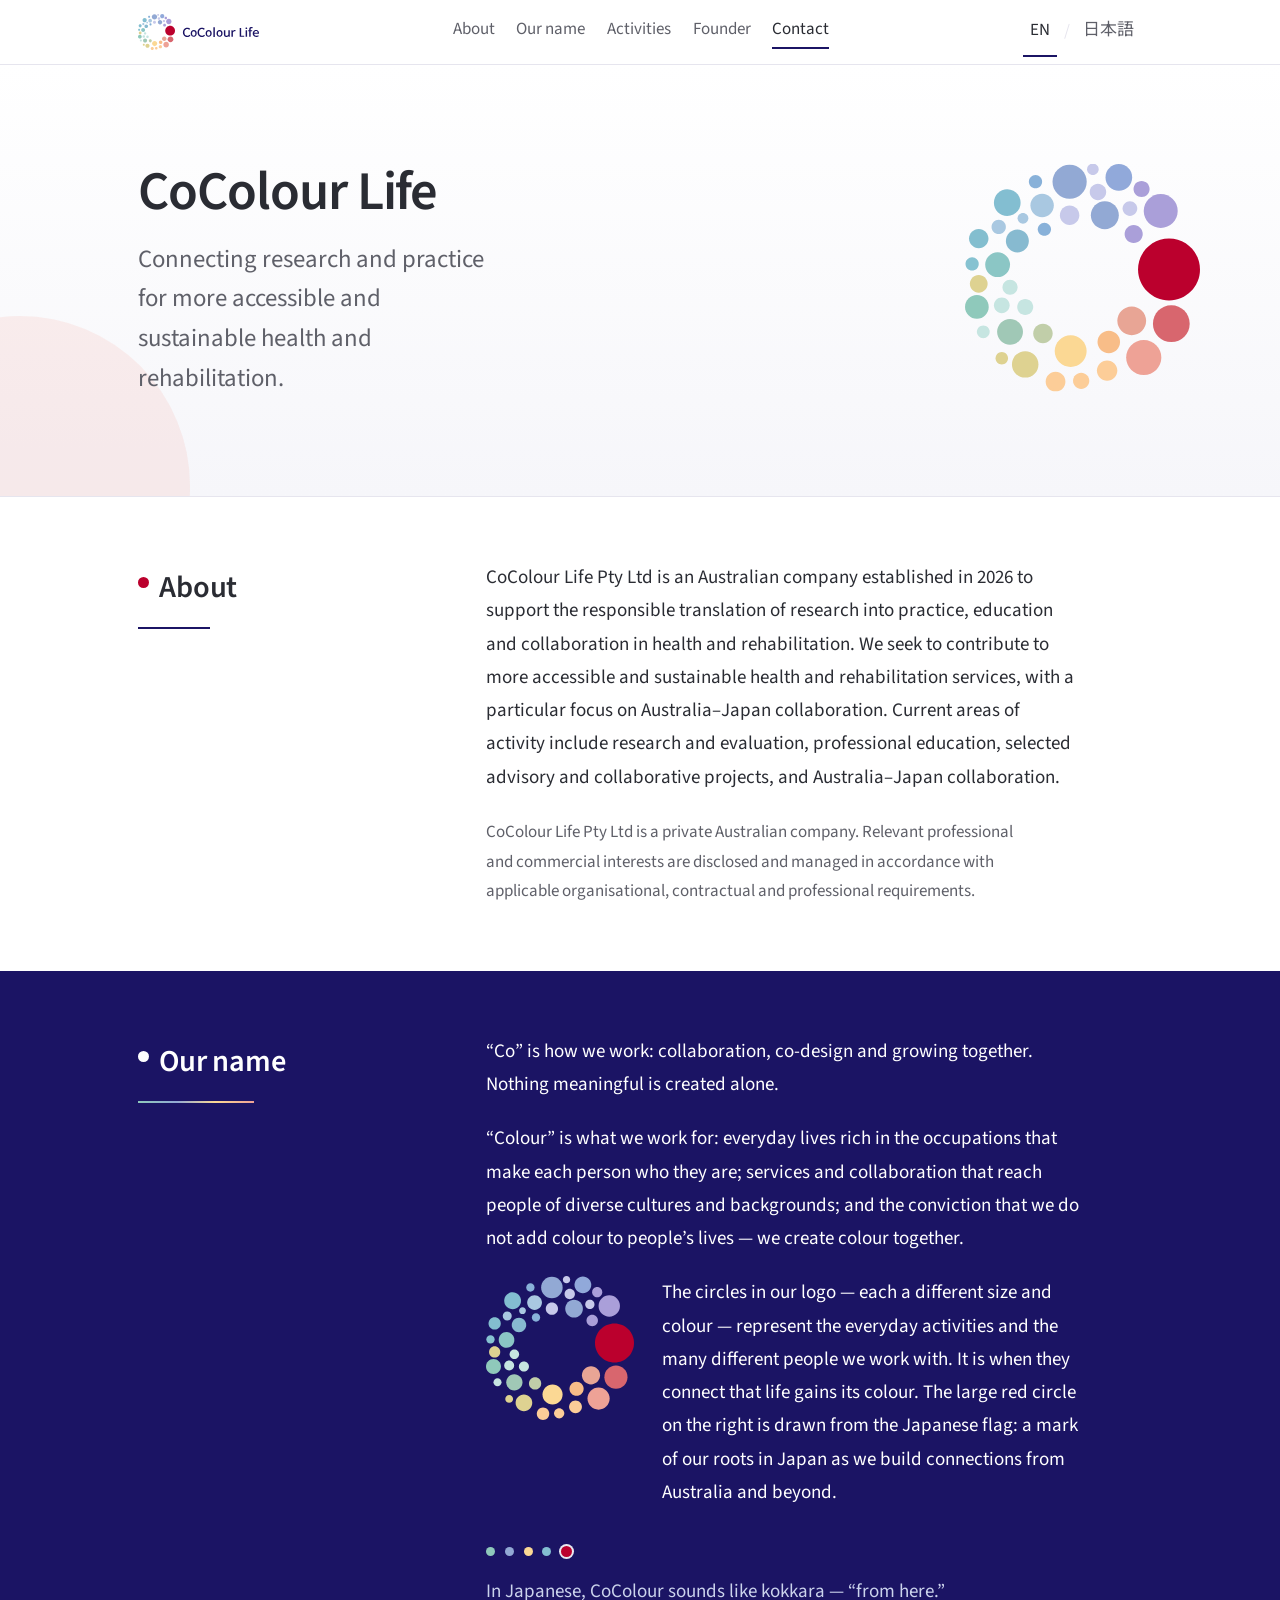
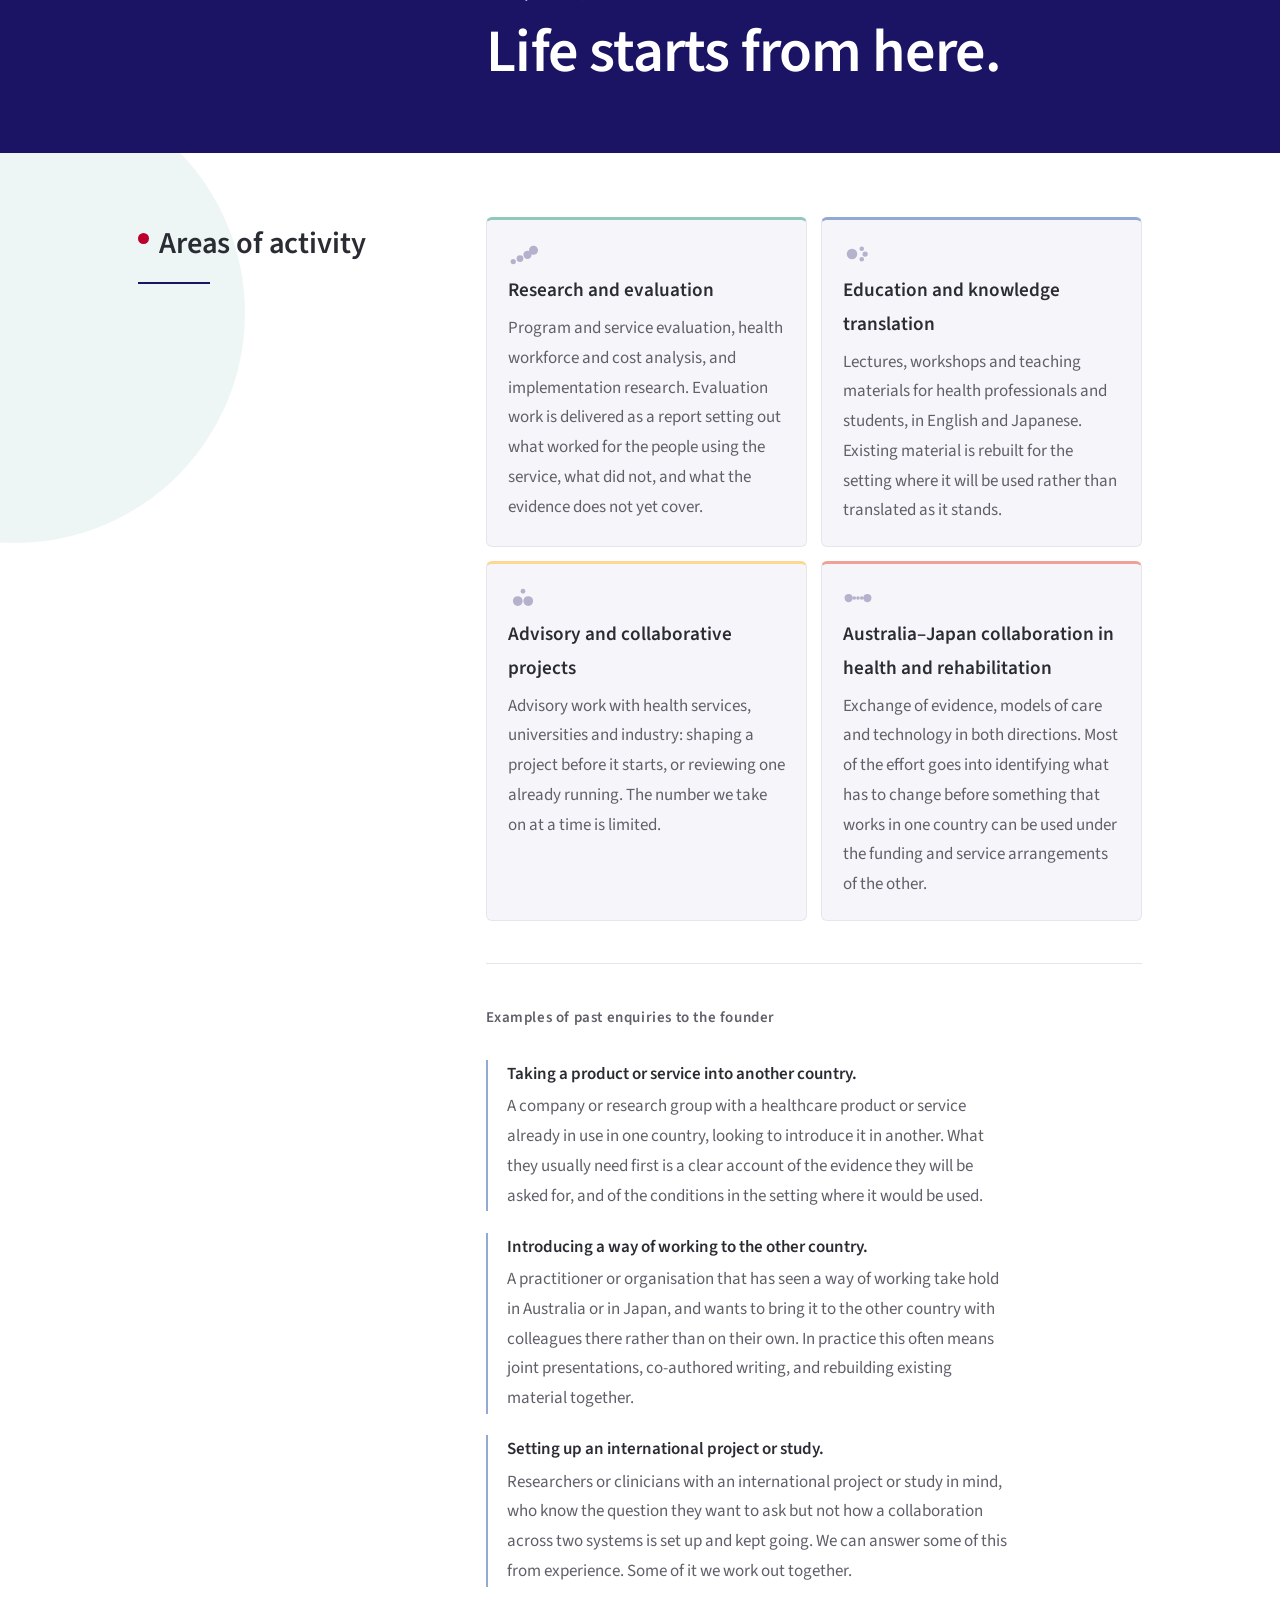
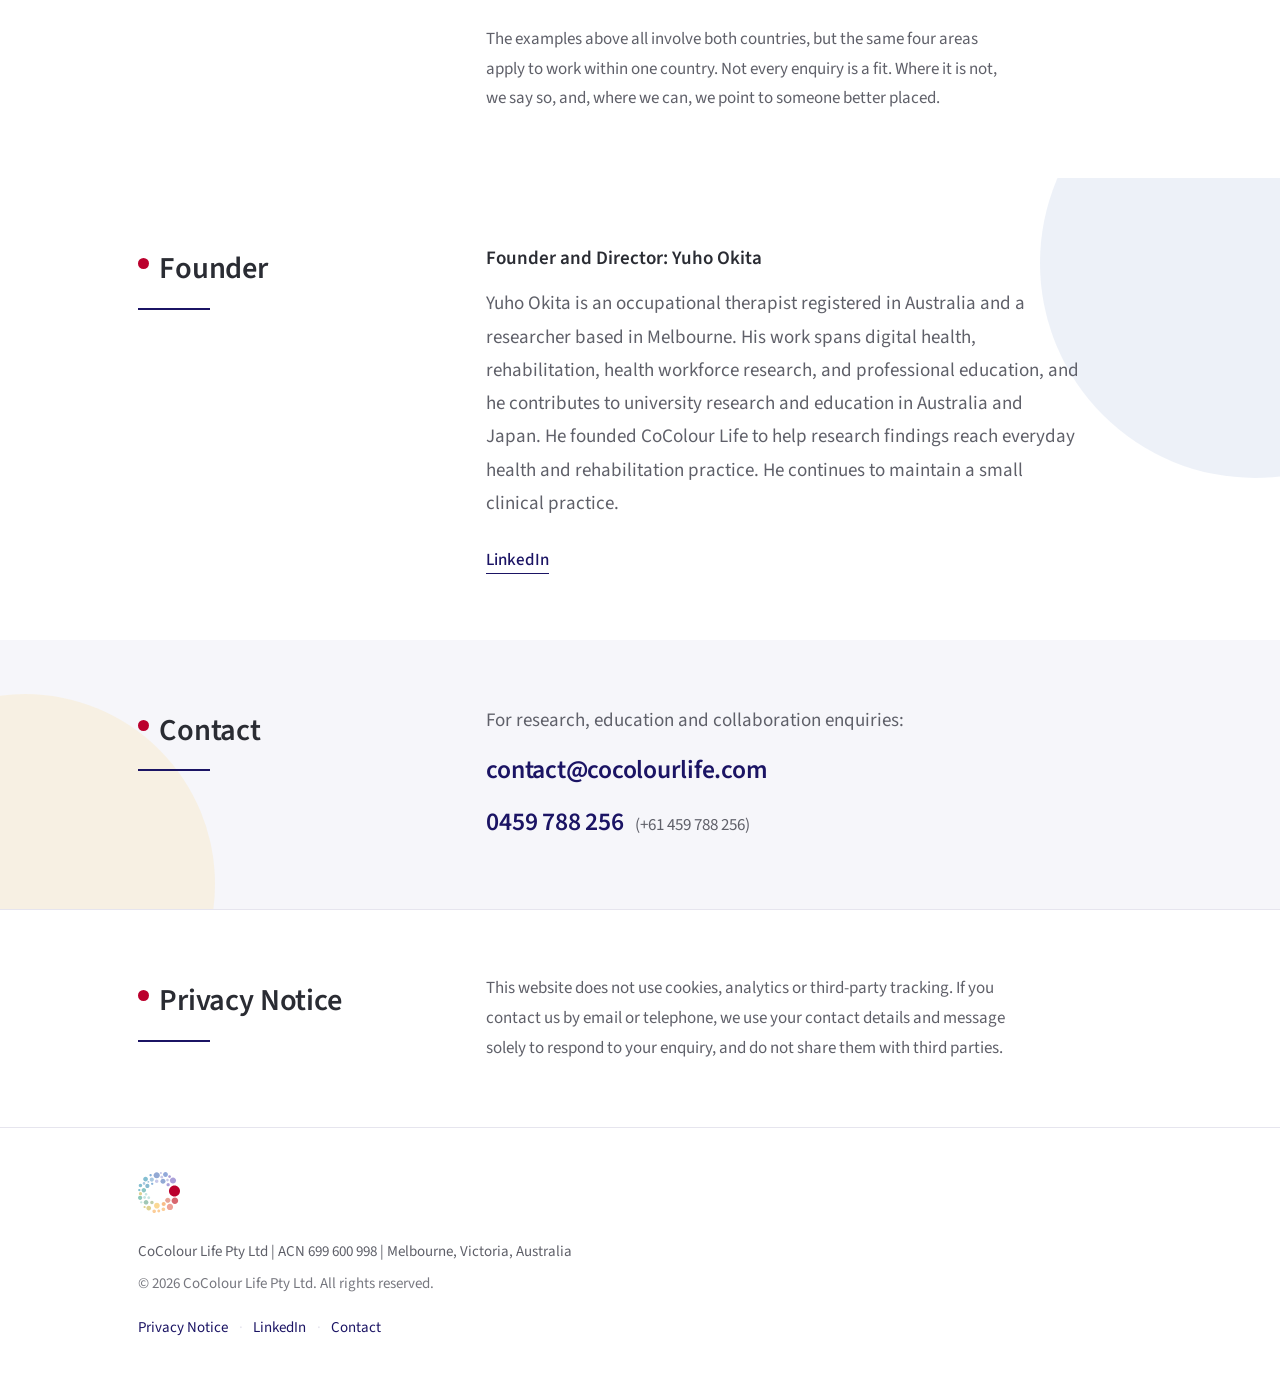
<file: index.html>
<!DOCTYPE html>
<html lang="en">
<head>
  <meta charset="UTF-8" />
  <meta name="viewport" content="width=device-width, initial-scale=1.0" />

  <!-- TODO: 公開時に削除（プレースホルダが実値に置き換わり、公開前チェックリスト完了後） -->
  <meta name="robots" content="noindex, nofollow" />

  <title>CoColour Life — Connecting research and practice for more accessible and sustainable health and rehabilitation</title>
  <meta name="description" content="CoColour Life Pty Ltd is an Australian company connecting research and practice for more accessible and sustainable health and rehabilitation." />

  <!-- Open Graph (text only, no image) -->
  <meta property="og:type" content="website" />
  <meta property="og:site_name" content="CoColour Life" />
  <meta property="og:title" content="CoColour Life" />
  <meta property="og:description" content="Connecting research and practice for more accessible and sustainable health and rehabilitation." />

  <link rel="preconnect" href="https://fonts.googleapis.com" />
  <link rel="preconnect" href="https://fonts.gstatic.com" crossorigin />
  <!-- Carlito was only ever loaded for the old logo wordmark; the logo now
       carries its own outlines, so it is no longer fetched. -->
  <link href="https://fonts.googleapis.com/css2?family=Source+Sans+3:wght@400;500;600;700&family=Noto+Sans+JP:wght@400;500;700&display=swap" rel="stylesheet" />
  <link rel="stylesheet" href="style.css" />
  <!-- rev 4 favicon: the designer's simplified small-size mark, all sizes in
       one .ico. The full 41-dot mark stays on apple-touch-icon (brand book p.12). -->
  <link rel="icon" href="assets/favicon.ico" sizes="any" />
  <link rel="apple-touch-icon" href="assets/apple-touch-icon.png" />
</head>
<body id="top">

  <a class="skip-link" href="#about" data-en="Skip to content" data-ja="本文へスキップ">Skip to content</a>

  <header class="site-header">
    <div class="wrap header-inner">
      <a href="#top" class="wordmark" aria-label="CoColour Life — home">
        <!-- Official CoColour Life logo (assets/logo.svg): the master artwork's
             39-circle mark plus the wordmark as traced outlines, so it renders
             identically without depending on a webfont. Never recolour or redraw. -->
        <img class="wordmark-logo" src="assets/logo.svg" alt="" width="647" height="192" />
      </a>
      <nav class="site-nav" aria-label="Page sections">
        <a href="#about" data-en="About" data-ja="会社概要">About</a>
        <a href="#name" data-en="Our name" data-ja="想い">Our name</a>
        <a href="#activities" data-en="Activities" data-ja="活動領域">Activities</a>
        <a href="#founder" data-en="Founder" data-ja="創業者">Founder</a>
        <a href="#contact" data-en="Contact" data-ja="お問い合わせ">Contact</a>
      </nav>
      <div class="lang-toggle" role="group" aria-label="Language / 言語">
        <button type="button" class="lang-btn is-active" data-lang="en" aria-pressed="true">EN</button>
        <span class="lang-sep" aria-hidden="true">/</span>
        <button type="button" class="lang-btn" data-lang="ja" aria-pressed="false">日本語</button>
      </div>
    </div>
  </header>

  <main>

    <!-- ===== HERO ===== -->
    <section class="hero">
      <span class="hero-mark" aria-hidden="true">
        <!-- Official CoColour Life logo mark (assets/logo-mark.svg), verbatim -->
        <img src="assets/logo-mark.svg" alt="" width="198" height="192" />
      </span>
      <div class="wrap hero-inner">
        <h1 class="hero-name">CoColour Life</h1>
        <p class="hero-tagline"
           data-en="Connecting research and practice for more accessible and sustainable health and rehabilitation."
           data-ja="研究と実践をつなぎ、よりアクセスしやすく、持続可能な保健医療・リハビリテーションへ。">Connecting research and practice for more accessible and sustainable health and rehabilitation.</p>
      </div>
    </section>

    <!-- ===== ABOUT ===== -->
    <section class="section" id="about">
      <div class="wrap">
        <h2 class="section-title" data-en="About" data-ja="会社概要">About</h2>
        <p class="lead"
           data-en="CoColour Life Pty Ltd is an Australian company established in 2026 to support the responsible translation of research into practice, education and collaboration in health and rehabilitation. We seek to contribute to more accessible and sustainable health and rehabilitation services, with a particular focus on Australia–Japan collaboration. Current areas of activity include research and evaluation, professional education, selected advisory and collaborative projects, and Australia–Japan collaboration."
           data-ja="CoColour Life Pty Ltdは、保健医療・リハビリテーション領域において、研究成果を実践・教育・協働へ責任ある形でつなぐことを目的に、2026年にオーストラリアで設立されました。特に日豪間の連携に重点を置き、よりアクセスしやすく持続可能な保健医療・リハビリテーションサービスに貢献することを目指しています。現在の主な活動領域は、研究・評価、専門職教育、選定したアドバイザリー・協働プロジェクト、および日豪連携です。">CoColour Life Pty Ltd is an Australian company established in 2026 to support the responsible translation of research into practice, education and collaboration in health and rehabilitation. We seek to contribute to more accessible and sustainable health and rehabilitation services, with a particular focus on Australia–Japan collaboration. Current areas of activity include research and evaluation, professional education, selected advisory and collaborative projects, and Australia–Japan collaboration.</p>
        <p class="coi"
           data-en="CoColour Life Pty Ltd is a private Australian company. Relevant professional and commercial interests are disclosed and managed in accordance with applicable organisational, contractual and professional requirements."
           data-ja="CoColour Life Pty Ltdはオーストラリアの民間企業です。関連する専門職上・商業上の利益は、関係する機関・契約・専門職上の要件に従って開示し、適切に管理しています。">CoColour Life Pty Ltd is a private Australian company. Relevant professional and commercial interests are disclosed and managed in accordance with applicable organisational, contractual and professional requirements.</p>
      </div>
    </section>

    <!-- ===== OUR NAME ===== -->
    <section class="section section--deep" id="name">
      <div class="wrap">
        <h2 class="section-title" data-en="Our name" data-ja="名前に込めた想い">Our name</h2>
        <p class="lead"
           data-en="“Co” is how we work: collaboration, co-design and growing together. Nothing meaningful is created alone."
           data-ja="「Co」は、私たちの働き方です。コラボレーション、共同デザイン、そして共に成長すること。意味のあるものは、ひとりでは創れません。">“Co” is how we work: collaboration, co-design and growing together. Nothing meaningful is created alone.</p>
        <p class="lead"
           data-en="“Colour” is what we work for: everyday lives rich in the occupations that make each person who they are; services and collaboration that reach people of diverse cultures and backgrounds; and the conviction that we do not add colour to people’s lives — we create colour together."
           data-ja="「Colour」は、私たちが目指すものです。一人ひとりが、その人らしい日常の彩りに参加できること。多様な文化や背景を持つ人々に、サービスと協働が届くこと。そして——私たちは人の人生に色を添えるのではなく、共に色を創ります。">“Colour” is what we work for: everyday lives rich in the occupations that make each person who they are; services and collaboration that reach people of diverse cultures and backgrounds; and the conviction that we do not add colour to people’s lives — we create colour together.</p>
        <!-- the logo paragraph sits between "Colour" and the coda: the copy
             hands off from "we create colour together" to the mark that draws
             it, and the red circle's Japanese root leads into “kokkara”. -->
        <div class="name-logo">
          <img class="name-logo-mark" src="assets/logo-mark.svg" alt="" width="198" height="192" />
          <p class="lead"
             data-en="The circles in our logo — each a different size and colour — represent the everyday activities and the many different people we work with. It is when they connect that life gains its colour. The large red circle on the right is drawn from the Japanese flag: a mark of our roots in Japan as we build connections from Australia and beyond."
             data-ja="ロゴを構成する大きさも色も異なる円は、一人ひとりの日常の活動と、多様な人々を表しています。円と円が繋がるとき、人生に彩りが生まれる——私たちはそう考えています。右側の大きな赤い円は日の丸に由来し、日本にルーツを持ちながら、オーストラリアから世界へ繋がっていく私たちの姿勢を表しています。">The circles in our logo — each a different size and colour — represent the everyday activities and the many different people we work with. It is when they connect that life gains its colour. The large red circle on the right is drawn from the Japanese flag: a mark of our roots in Japan as we build connections from Australia and beyond.</p>
        </div>
        <div class="dot-divider" aria-hidden="true">
          <span></span><span></span><span></span><span></span><span></span>
        </div>
        <p class="name-coda-intro"
           data-en="In Japanese, CoColour sounds like kokkara — “from here.”"
           data-ja="そして日本語では、CoColourは「こっから」と聞こえます。">In Japanese, CoColour sounds like kokkara — “from here.”</p>
        <p class="name-coda"
           data-en="Life starts from here."
           data-ja="こっからライフ — 人生は、ここから。">Life starts from here.</p>
      </div>
    </section>

    <!-- ===== AREAS OF ACTIVITY ===== -->
    <section class="section section--tint" id="activities">
      <div class="wrap">
        <h2 class="section-title" data-en="Areas of activity" data-ja="活動領域">Areas of activity</h2>
        <ul class="areas">
          <li>
            <span class="area-title" data-en="Research and evaluation" data-ja="研究・評価">Research and evaluation</span>
            <span class="area-desc" data-en="Program and service evaluation, health workforce and cost analysis, and implementation research. Evaluation work is delivered as a report setting out what worked for the people using the service, what did not, and what the evidence does not yet cover." data-ja="プログラム・サービスの評価、保健医療人材と費用の分析、実装研究。評価の成果物は、サービスを使う人にとって何が機能し、何が機能しなかったか、そしてエビデンスがまだ及んでいない範囲を書いた報告書です。">Program and service evaluation, health workforce and cost analysis, and implementation research. Evaluation work is delivered as a report setting out what worked for the people using the service, what did not, and what the evidence does not yet cover.</span>
          </li>
          <li>
            <span class="area-title" data-en="Education and knowledge translation" data-ja="教育・知識の実装と普及">Education and knowledge translation</span>
            <span class="area-desc" data-en="Lectures, workshops and teaching materials for health professionals and students, in English and Japanese. Existing material is rebuilt for the setting where it will be used rather than translated as it stands." data-ja="保健医療専門職と学生を対象とした講義・研修・教材の作成。英語と日本語の両方で行います。既存の教材は、そのまま訳すのではなく、使われる現場に合わせて作り直します。">Lectures, workshops and teaching materials for health professionals and students, in English and Japanese. Existing material is rebuilt for the setting where it will be used rather than translated as it stands.</span>
          </li>
          <li>
            <span class="area-title" data-en="Advisory and collaborative projects" data-ja="アドバイザリー・協働プロジェクト">Advisory and collaborative projects</span>
            <span class="area-desc" data-en="Advisory work with health services, universities and industry: shaping a project before it starts, or reviewing one already running. The number we take on at a time is limited." data-ja="保健医療サービス・大学・企業への助言。企画が始まる前の設計や、進行中の案件の点検を行います。同時にお受けする件数は限られます。">Advisory work with health services, universities and industry: shaping a project before it starts, or reviewing one already running. The number we take on at a time is limited.</span>
          </li>
          <li>
            <span class="area-title" data-en="Australia–Japan collaboration in health and rehabilitation" data-ja="保健医療・リハビリテーション領域における日豪連携">Australia–Japan collaboration in health and rehabilitation</span>
            <span class="area-desc" data-en="Exchange of evidence, models of care and technology in both directions. Most of the effort goes into identifying what has to change before something that works in one country can be used under the funding and service arrangements of the other." data-ja="エビデンス・ケアモデル・テクノロジーの双方向の交流。労力の大半は、一方の国で機能しているものが、もう一方の国の資金とサービス提供の仕組みの下でも使えるようになるには何を変える必要があるかを見極めることに費やされます。">Exchange of evidence, models of care and technology in both directions. Most of the effort goes into identifying what has to change before something that works in one country can be used under the funding and service arrangements of the other.</span>
          </li>
        </ul>
        <!-- Wrapped so the print stylesheet can keep the whole block on one
             page: the closing line qualifies the three examples, and a page
             carrying the examples without it would read as an open offer. -->
        <div class="enquiries-block">
        <!-- Each enquiry needs several of the four areas above (all three sit on
             the Australia-Japan axis and draw on evaluation, education or
             advisory work), so none of them belongs under a single card.
             They are deliberately not cards: equal weight would read as a
             fifth area. -->
        <h3 class="enquiries-title" data-en="Examples of past enquiries to the founder" data-ja="創業者がこれまでに受けたご相談の例">Examples of past enquiries to the founder</h3>
        <ul class="enquiries">
          <li class="enquiry"><span class="enquiry-lead" data-en="Taking a product or service into another country." data-ja="製品やサービスの、別の国への展開">Taking a product or service into another country.</span><span class="enquiry-detail" data-en="A company or research group with a healthcare product or service already in use in one country, looking to introduce it in another. What they usually need first is a clear account of the evidence they will be asked for, and of the conditions in the setting where it would be used." data-ja="ある国ですでに使われている保健医療の製品やサービスを、別の国で展開したい企業・研究グループから。最初に必要になるのはたいてい、導入先で求められるエビデンスと、実際に使われる現場の条件を把握することです。">A company or research group with a healthcare product or service already in use in one country, looking to introduce it in another. What they usually need first is a clear account of the evidence they will be asked for, and of the conditions in the setting where it would be used.</span></li>
          <li class="enquiry"><span class="enquiry-lead" data-en="Introducing a way of working to the other country." data-ja="取り組みの、もう一方の国への紹介">Introducing a way of working to the other country.</span><span class="enquiry-detail" data-en="A practitioner or organisation that has seen a way of working take hold in Australia or in Japan, and wants to bring it to the other country with colleagues there rather than on their own. In practice this often means joint presentations, co-authored writing, and rebuilding existing material together." data-ja="オーストラリア（あるいは日本）の現場で定着している取り組みを、もう一方の国に紹介したい実践者・団体から。ひとりで進めるのではなく、現地の人たちと一緒に進めたいというご相談です。実際の作業は、共同での発表や執筆、既存の教材を一緒に作り直すことが多くなります。">A practitioner or organisation that has seen a way of working take hold in Australia or in Japan, and wants to bring it to the other country with colleagues there rather than on their own. In practice this often means joint presentations, co-authored writing, and rebuilding existing material together.</span></li>
          <li class="enquiry"><span class="enquiry-lead" data-en="Setting up an international project or study." data-ja="国際的なプロジェクト・研究の立ち上げ">Setting up an international project or study.</span><span class="enquiry-detail" data-en="Researchers or clinicians with an international project or study in mind, who know the question they want to ask but not how a collaboration across two systems is set up and kept going. We can answer some of this from experience. Some of it we work out together." data-ja="国際的なプロジェクトや研究を考えている研究者・臨床家から。問いは決まっているが、二つの制度をまたぐ協働をどう立ち上げ、どう続けるかが分からない、というご相談です。経験から答えられる部分もあれば、一緒に考えながら進める部分もあります。">Researchers or clinicians with an international project or study in mind, who know the question they want to ask but not how a collaboration across two systems is set up and kept going. We can answer some of this from experience. Some of it we work out together.</span></li>
        </ul>
        <p class="enquiries-note" data-en="The examples above all involve both countries, but the same four areas apply to work within one country. Not every enquiry is a fit. Where it is not, we say so, and, where we can, we point to someone better placed." data-ja="上の例はいずれも二国にまたがるものですが、同じ4領域は一方の国だけで完結する仕事にも当てはまります。すべてのご相談をお受けできるわけではありません。適さない場合はその旨をお伝えし、可能であればより適した先をお示しします。">The examples above all involve both countries, but the same four areas apply to work within one country. Not every enquiry is a fit. Where it is not, we say so, and, where we can, we point to someone better placed.</p>
        </div>
      </div>
    </section>

    <!-- ===== FOUNDER ===== -->
    <section class="section" id="founder">
      <div class="wrap">
        <h2 class="section-title" data-en="Founder" data-ja="創業者">Founder</h2>
        <p class="founder-name"
           data-en="Founder and Director: Yuho Okita"
           data-ja="創業者・取締役：沖田 勇帆">Founder and Director: Yuho Okita</p>
        <p class="founder-bio"
           data-en="Yuho Okita is an occupational therapist registered in Australia and a researcher based in Melbourne. His work spans digital health, rehabilitation, health workforce research, and professional education, and he contributes to university research and education in Australia and Japan. He founded CoColour Life to help research findings reach everyday health and rehabilitation practice. He continues to maintain a small clinical practice."
           data-ja="メルボルンを拠点とする、オーストラリア登録の作業療法士・研究者。デジタルヘルス、リハビリテーション、保健医療人材研究、専門職教育を中心に活動し、オーストラリアと日本の大学で研究・教育に携わる。研究成果を日々の保健医療・リハビリテーションの実践に届けることを目的に、CoColour Lifeを設立。現在も、小規模な臨床実践を続けている。">Yuho Okita is an occupational therapist registered in Australia and a researcher based in Melbourne. His work spans digital health, rehabilitation, health workforce research, and professional education, and he contributes to university research and education in Australia and Japan. He founded CoColour Life to help research findings reach everyday health and rehabilitation practice. He continues to maintain a small clinical practice.</p>
        <p class="founder-link">
          <a href="https://www.linkedin.com/in/yuho-okita-569b8413b/" target="_blank" rel="noopener">LinkedIn</a>
        </p>
      </div>
    </section>

    <!-- ===== CONTACT ===== -->
    <section class="section section--tint" id="contact">
      <div class="wrap">
        <h2 class="section-title" data-en="Contact" data-ja="お問い合わせ">Contact</h2>
        <p class="contact-lead"
           data-en="For research, education and collaboration enquiries:"
           data-ja="研究・教育・協働に関するお問い合わせ:">For research, education and collaboration enquiries:</p>
        <p class="contact-email">
          <a href="mailto:contact@cocolourlife.com">contact@cocolourlife.com</a>
        </p>
        <p class="contact-phone">
          <a href="tel:+61459788256">0459 788 256</a>
          <span class="contact-phone-intl">(+61 459 788 256)</span>
        </p>
      </div>
    </section>

    <!-- ===== PRIVACY NOTICE ===== -->
    <section class="section privacy" id="privacy">
      <div class="wrap">
        <h2 class="section-title" data-en="Privacy Notice" data-ja="プライバシー通知">Privacy Notice</h2>
        <p class="privacy-body"
           data-en="This website does not use cookies, analytics or third-party tracking. If you contact us by email or telephone, we use your contact details and message solely to respond to your enquiry, and do not share them with third parties."
           data-ja="当ウェブサイトは、Cookie・アクセス解析・第三者トラッキングを使用していません。メールまたはお電話でお問い合わせいただいた場合、いただいた連絡先と内容は、お問い合わせへの返信のみに使用し、第三者へ提供することはありません。">This website does not use cookies, analytics or third-party tracking. If you contact us by email or telephone, we use your contact details and message solely to respond to your enquiry, and do not share them with third parties.</p>
      </div>
    </section>

  </main>

  <footer class="site-footer">
    <div class="wrap">
      <div class="footer-mark" aria-hidden="true">
        <img src="assets/logo-mark.svg" alt="" width="198" height="192" />
      </div>
      <!-- TODO: ABN発行後（会計士経由で申請中 2026-08）に「ABN NN NNN NNN NNN」へ差し替え、ABRで検証 -->
      <p class="footer-org">CoColour Life Pty Ltd | ACN 699 600 998 | Melbourne, Victoria, Australia</p>
      <p class="footer-copy">© 2026 CoColour Life Pty Ltd. All rights reserved.</p>
      <nav class="footer-links" aria-label="Footer">
        <a href="#privacy" data-en="Privacy Notice" data-ja="プライバシー通知">Privacy Notice</a>
        <span class="footer-sep" aria-hidden="true">·</span>
        <a href="https://www.linkedin.com/in/yuho-okita-569b8413b/" target="_blank" rel="noopener">LinkedIn</a>
        <span class="footer-sep" aria-hidden="true">·</span>
        <a href="#contact" data-en="Contact" data-ja="お問い合わせ">Contact</a>
      </nav>
    </div>
  </footer>

  <script src="script.js"></script>
</body>
</html>
</file>
<file: style.css>
/* ============================================================
   CoColour Life — credibility site
   Quiet academic × humanistic health × restrained colour.
   White / ink / gray base. Muted brand colours as small marks only.
   (Text, structure, order and function are unchanged — visual only.)
   ============================================================ */

:root {
  /* ---- neutrals (cooled slightly so they sit under brand navy) ---- */
  --bg:         #ffffff;
  --surface:    #f6f6fa;   /* cool off-white */
  --ink:        #2a2c33;   /* body text — long-form legibility beats brand purity */
  --muted-text: #5f6069;   /* AA on white = 6.24:1 */
  --line:       #e6e5ee;   /* cool hairline */

  /* ---- official palette (BRAND BOOK p.9) ------------------------------
     Navy and Crimson are the only two that clear WCAG AA on white
     (15.78:1 and 6.66:1). The seven pastels top out at 2.37:1, so they are
     ground and decoration only — never a text colour. On navy they all pass.
     tools/verify_brand.py enforces this.
     All ten are listed even where the page does not currently use one:
     this block is the site's copy of the brand reference, and the check
     script compares against it to catch drift from the official values. */
  --navy:    #1B1464;
  --crimson: #BB002D;
  --rose:    #D8666E;
  --peach:   #EEA296;
  --apricot: #F8BD88;
  --butter:  #FBD894;
  --mint:    #8FC9BB;
  --sky:     #83BED1;
  --peri:    #92A9D4;

  /* ---- deep band (the "Our name" section) ---- */
  --deep:       #1B1464;   /* white on this = 15.78:1 (AAA) */
  --deep-muted: #cbd3ec;   /* secondary text on --deep = 10.57:1 */

  /* functional colour (links, focus) */
  --colour-primary:    #1B1464;   /* 15.78:1 on white */
  --colour-primary-dk: #BB002D;   /* hover — 6.66:1 on white */

  /* card watermarks — built from circles only, because dots are the brand's
     drawing language. None of these is the logo mark: repeating the mark as
     decoration is the thing the brand book forbids. */
  --motif-series: url("data:image/svg+xml,%3Csvg%20xmlns='http://www.w3.org/2000/svg'%20viewBox='0%200%2040%2040'%3E%3Cg%20fill='black'%3E%3Ccircle%20cx='7'%20cy='30'%20r='3.5'/%3E%3Ccircle%20cx='16'%20cy='26'%20r='4.5'/%3E%3Ccircle%20cx='26'%20cy='21'%20r='5.5'/%3E%3Ccircle%20cx='34'%20cy='15'%20r='6'/%3E%3C/g%3E%3C/svg%3E");
  --motif-spread: url("data:image/svg+xml,%3Csvg%20xmlns='http://www.w3.org/2000/svg'%20viewBox='0%200%2040%2040'%3E%3Cg%20fill='black'%3E%3Ccircle%20cx='12'%20cy='20'%20r='7'/%3E%3Ccircle%20cx='25'%20cy='13'%20r='3'/%3E%3Ccircle%20cx='29.5'%20cy='20'%20r='3.5'/%3E%3Ccircle%20cx='25'%20cy='27'%20r='3'/%3E%3C/g%3E%3C/svg%3E");
  --motif-pair:   url("data:image/svg+xml,%3Csvg%20xmlns='http://www.w3.org/2000/svg'%20viewBox='0%200%2040%2040'%3E%3Cg%20fill='black'%3E%3Ccircle%20cx='13'%20cy='24'%20r='6.5'/%3E%3Ccircle%20cx='27'%20cy='24'%20r='6.5'/%3E%3Ccircle%20cx='20'%20cy='11'%20r='3.2'/%3E%3C/g%3E%3C/svg%3E");
  --motif-bridge: url("data:image/svg+xml,%3Csvg%20xmlns='http://www.w3.org/2000/svg'%20viewBox='0%200%2040%2040'%3E%3Cg%20fill='black'%3E%3Ccircle%20cx='7.5'%20cy='20'%20r='5.5'/%3E%3Ccircle%20cx='32.5'%20cy='20'%20r='5.5'/%3E%3Ccircle%20cx='15'%20cy='20'%20r='2.4'/%3E%3Ccircle%20cx='20'%20cy='20'%20r='2.4'/%3E%3Ccircle%20cx='25'%20cy='20'%20r='2.4'/%3E%3C/g%3E%3C/svg%3E");

  /* ---- layout ---- */
  --wrap: 820px;
  --pad:  clamp(1.25rem, 0.8rem + 2vw, 2.5rem);

  /* ---- type ---- */
  --f-sans: "Source Sans 3", "Noto Sans JP", -apple-system, BlinkMacSystemFont,
            "Segoe UI", "Hiragino Kaku Gothic ProN", "Yu Gothic", Meiryo, sans-serif;

  --t-xs:   0.9375rem;   /* 15px — footer, meta */
  --t-sm:   1.0625rem;   /* 17px — secondary/COI/privacy/card descriptions */
  --t-lg:   clamp(1.15rem, 1.05rem + 0.5vw, 1.35rem);
}

/* ---------- selection — colour appears where you read ---------- */
::selection { background: rgba(27, 20, 100, 0.14); }

/* ---------- reset ---------- */
*, *::before, *::after { box-sizing: border-box; }
html { -webkit-text-size-adjust: 100%; scroll-behavior: smooth; }
body {
  margin: 0;
  font-family: var(--f-sans);
  font-size: 1.1875rem;   /* 19px — English body */
  line-height: 1.75;
  color: var(--ink);
  background: var(--bg);
  -webkit-font-smoothing: antialiased;
  text-rendering: optimizeLegibility;
  font-kerning: normal;
  word-break: normal;
  line-break: strict;
  overflow-wrap: break-word;
}
/* Japanese body slightly smaller with more generous leading */
html[lang="ja"] body { font-size: 1.125rem; }   /* 18px */
:lang(ja) { line-height: 1.95; }
h1, h2, p, ul { margin: 0; }
ul { padding: 0; list-style: none; }
a { color: var(--colour-primary); text-decoration: none; }
a:hover { color: var(--colour-primary-dk); }
a:focus-visible,
button:focus-visible {
  outline: 2px solid var(--colour-primary);
  outline-offset: 3px;
  border-radius: 2px;
}

.wrap {
  width: 100%;
  max-width: var(--wrap);
  margin: 0 auto;
  padding-left: var(--pad);
  padding-right: var(--pad);
}

/* ---------- skip link (a11y) ---------- */
.skip-link {
  position: absolute;
  left: -9999px;
  top: 0;
  z-index: 100;
  background: var(--ink);
  color: #ffffff;
  padding: 0.6rem 1.1rem;
  border-radius: 0 0 8px 0;
  font-size: var(--t-sm);
}
.skip-link:focus { left: 0; color: #ffffff; }

/* anchor targets clear the sticky header */
section[id] { scroll-margin-top: 78px; }

/* ---------- header ---------- */
.site-header {
  position: sticky;
  top: 0;
  z-index: 10;
  background: rgba(255, 255, 255, 0.86);
  backdrop-filter: saturate(180%) blur(12px);
  border-bottom: 1px solid var(--line);
}
.header-inner {
  display: flex;
  align-items: center;
  justify-content: space-between;
  min-height: 64px;
}
.wordmark {
  display: inline-flex;
  align-items: center;
}
.wordmark-logo {
  display: block;
  height: clamp(30px, 1.6rem + 0.8vw, 38px);
  width: auto;
}

/* quiet in-page nav — hidden on small screens (single-page scroll suffices) */
.site-nav {
  display: flex;
  align-items: center;
  gap: 1.35rem;
}
.site-nav a {
  font-size: var(--t-sm);
  color: var(--muted-text);   /* 6.0:1 on white — AA */
  transition: color 160ms ease;
}
.site-nav a:hover { color: var(--colour-primary); }
/* scrollspy — the section you are reading lights its nav item in that
   section's colour (the accessible version of "colour follows you") */
.site-nav a { padding-bottom: 3px; border-bottom: 2px solid transparent; }
.site-nav a.is-current { color: var(--ink); }
.site-nav a[href="#about"].is-current      { border-bottom-color: var(--navy); }
.site-nav a[href="#name"].is-current       { border-bottom-color: var(--navy); }
.site-nav a[href="#activities"].is-current { border-bottom-color: var(--navy); }
.site-nav a[href="#founder"].is-current    { border-bottom-color: var(--navy); }
.site-nav a[href="#contact"].is-current    { border-bottom-color: var(--navy); }
@media (max-width: 767px) { .site-nav { display: none; } }

.lang-toggle {
  display: inline-flex;
  align-items: center;
  gap: 0.4rem;
}
.lang-btn {
  appearance: none;
  border: 0;
  background: none;
  padding: 0.6rem 0.45rem;   /* comfortable touch target on mobile */
  font: inherit;
  font-size: var(--t-sm);
  color: var(--muted-text);
  cursor: pointer;
  transition: color 160ms ease;
}
.lang-btn { border-bottom: 2px solid transparent; }
.lang-btn:hover { color: var(--ink); }
/* active language — underline only, matching the nav scrollspy language */
.lang-btn.is-active { color: var(--ink); border-bottom-color: var(--navy); }
.lang-sep { color: var(--line); font-size: var(--t-sm); }

/* ---------- hero ---------- */
.hero {
  position: relative;
  overflow: hidden;
  padding-block: clamp(3.5rem, 2.5rem + 4.5vw, 6.5rem);
  border-bottom: 1px solid var(--line);
  background: linear-gradient(180deg, #ffffff 0%, var(--surface) 100%);
}
.hero-inner { position: relative; z-index: 1; }
/* brand mark — the muted dotted ring; quiet, plenty of whitespace */
.hero-mark {
  position: absolute;
  top: 50%;
  right: clamp(1rem, 1rem + 5vw, 5rem);
  transform: translateY(-50%);
  width: clamp(148px, 19vw, 235px);   /* the brand symbol — shown clearly */
  aspect-ratio: 1;
  z-index: 0;
  pointer-events: none;
}
/* the mark is very slightly taller than wide (200 × 194.8), so let the height
   follow rather than stretching it to the square container */
.hero-mark img { width: 100%; height: auto; display: block; }

.hero-name {
  font-size: clamp(2.2rem, 5vw, 3.4rem);
  font-weight: 600;
  letter-spacing: -0.02em;
  line-height: 1.08;
  color: var(--ink);
}
.hero-tagline {
  margin-top: 1.15rem;
  max-width: 30ch;
  font-size: clamp(1.25rem, 1.1rem + 0.8vw, 1.55rem);
  font-weight: 400;
  line-height: 1.6;
  color: var(--muted-text);
}
:lang(ja) .hero-tagline { max-width: 34ch; }

/* ---------- sections ---------- */
.section { padding-block: clamp(2.75rem, 5vw, 5rem); }
.section--tint { background: var(--surface); }
/* deep band — reserved for the section that carries the brand story */
.section--deep {
  background: var(--deep);
  color: #ffffff;
}
/* --marker must beat the ID-based section rules below, or the rule under the
   heading keeps its navy and disappears into the dark band. */
.section--deep .section-title { color: #ffffff; --marker: #ffffff !important; --dot: #ffffff; }
.section--deep .lead { color: #ffffff; }
.section--deep ::selection { background: rgba(255, 255, 255, 0.24); }
.section--deep a:focus-visible,
.section--deep button:focus-visible { outline-color: #ffffff; }
.section-title {
  display: flex;
  align-items: center;
  gap: 0.6rem;
  font-size: clamp(1.5rem, 1.35rem + 1vw, 1.9rem);
  font-weight: 600;
  letter-spacing: -0.005em;
  color: var(--ink);
  margin-bottom: 1.8rem;
  padding-bottom: 0.9rem;
  position: relative;
  --marker: var(--navy);
  --dot: var(--crimson);
}
/* the logo's accent dot, quoted — not the mark redrawn. At this size the
   39-dot ring would only ever read as a smudge. */
.section-title::before {
  content: "";
  flex: none;
  width: 11px;
  height: 11px;
  border-radius: 50%;
  background: var(--dot);
}
/* short left-aligned rule in the section's colour */
.section-title::after {
  content: "";
  position: absolute;
  left: 0;
  bottom: 0;
  width: 72px;
  height: 2px;
  background: var(--marker);
}
/* every section takes the same navy rule — the pastels cannot carry it on white */
#about      .section-title { --marker: var(--navy); }
#activities .section-title { --marker: var(--navy); }
#founder    .section-title { --marker: var(--navy); }
#contact    .section-title { --marker: var(--navy); }
#privacy    .section-title { --marker: var(--navy); }

.lead { color: var(--ink); max-width: 66ch; }
.coi {
  margin-top: 1.5rem;
  font-size: var(--t-sm);
  color: var(--muted-text);
  max-width: 66ch;
}

/* ---------- areas of activity ---------- */
/* keep the section white so the pale cards read */
#activities.section--tint { background: var(--bg); }
.areas {
  display: grid;
  /* driven by the container's own width, not the viewport: above 900px the
     left rail takes a fixed slice out of the body column, so a viewport-based
     breakpoint here would make the cards narrowest exactly where the page is
     widest. */
  grid-template-columns: repeat(auto-fit, minmax(300px, 1fr));
  gap: 0.85rem;
}
.areas li {
  position: relative;
  padding: 3.4rem 1.3rem 1.25rem;
  background: var(--surface);
  border: 1px solid var(--line);
  border-top: 3px solid var(--card-accent);
  border-radius: 6px;
  color: var(--ink);
  transition: border-color 180ms ease, background-color 180ms ease;
}
.areas li:hover { border-top-color: var(--card-accent); }
.areas li:hover { border-color: #d9d8e6; background: #fbfbfd; }
/* card watermark — a figure of circles, a different one per card */
.areas li::before {
  content: "";
  position: absolute;
  top: 1.2rem;
  left: 1.3rem;
  width: 30px;
  height: 30px;
  /* navy, not --card-accent: the pastels sink into the cool card ground */
  background: var(--navy);
  opacity: 0.30;
  -webkit-mask: var(--motif) center / contain no-repeat;
          mask: var(--motif) center / contain no-repeat;
}
.area-title { display: block; font-size: 1.2rem; font-weight: 600; color: var(--ink); }
.area-desc {
  display: block;
  margin-top: 0.4rem;
  font-size: var(--t-sm);
  color: var(--muted-text);
}
.areas li:nth-child(1) { --card-accent: var(--mint);   --motif: var(--motif-series); }
.areas li:nth-child(2) { --card-accent: var(--peri);   --motif: var(--motif-spread); }
.areas li:nth-child(3) { --card-accent: var(--butter); --motif: var(--motif-pair); }
.areas li:nth-child(4) { --card-accent: var(--peach);  --motif: var(--motif-bridge); }

/* ---------- examples of enquiries ---------- */
/* deliberately not cards: the four areas above are the taxonomy; these three
   cut across it. Equal visual weight would read as a fifth area. The rules are
   borders, not the dot divider, because the divider is hidden in print and the
   separation has to survive the reference copy. */
/* a label for the three below, not a peer of them: at the leads' size and
   colour it read as a fourth item */
.enquiries-title {
  margin-top: 2.6rem;
  padding-top: 2.6rem;
  border-top: 1px solid var(--line);
  font-size: var(--t-xs);
  font-weight: 600;
  letter-spacing: 0.04em;
  color: var(--muted-text);
}
/* the size sits on the list, not on the items: 66ch resolves against the
   element's own font-size, so the list and the closing note below have to
   carry the same one or the two measures drift apart (they did: 759 vs 707
   at 880px, where the list inherited the 19px body size) */
.enquiries {
  margin-top: 1.8rem;
  max-width: 66ch;
  font-size: var(--t-sm);
}
.enquiries li {
  border-left: 2px solid var(--peri);
  padding-left: 1.15rem;
  color: var(--muted-text);
}
.enquiries li + li { margin-top: 1.35rem; }
/* a short scan line in ink above each detail: three cases that open the same
   way cannot be told apart without reading all of them */
.enquiry-lead {
  display: block;
  font-weight: 600;
  color: var(--ink);
}
.enquiry-detail {
  display: block;
  margin-top: 0.15rem;
  color: var(--muted-text);
}
.enquiries-note {
  margin-top: 2.4rem;
  max-width: 66ch;
  font-size: var(--t-sm);
  color: var(--muted-text);
}

/* ---------- founder ---------- */
.founder-name { font-weight: 600; color: var(--ink); margin-bottom: 0.75rem; }
.founder-bio { color: var(--muted-text); max-width: 66ch; }
.founder-link { margin-top: 1.4rem; }
.founder-link a {
  font-size: var(--t-sm);
  font-weight: 500;
  border-bottom: 1px solid currentColor;
  padding-bottom: 1px;
}

/* ---------- contact ---------- */
.contact-lead { color: var(--muted-text); }
.contact-email { margin-top: 0.7rem; }
.contact-phone { margin-top: 0.45rem; }
.contact-email a,
.contact-phone a {
  font-size: clamp(1.3rem, 1.15rem + 0.7vw, 1.6rem);
  font-weight: 600;
  letter-spacing: -0.01em;
}
.contact-phone-intl {
  margin-left: 0.5rem;
  font-size: var(--t-sm);
  color: var(--muted-text);
  white-space: nowrap;
}

/* ---------- privacy ---------- */
.privacy { border-top: 1px solid var(--line); }
.privacy-body { font-size: var(--t-sm); color: var(--muted-text); max-width: 66ch; }

/* ---------- footer ---------- */
.site-footer {
  border-top: 1px solid var(--line);
  padding-block: 2.75rem;
  background: var(--bg);
}
/* small Co monogram — brackets the page against the hero symbol */
.footer-mark { margin-bottom: 1.6rem; }
/* the mark is 1.0285:1, not square — let the height follow or it squashes */
.footer-mark img { display: block; width: 42px; height: auto; }
.footer-org { font-size: var(--t-xs); color: var(--muted-text); }
.footer-copy { font-size: var(--t-xs); color: var(--muted-text); opacity: 0.85; margin-top: 0.4rem; }
.footer-links {
  margin-top: 1.1rem;
  display: flex;
  flex-wrap: wrap;
  align-items: center;
  gap: 0.65rem;
  font-size: var(--t-xs);
}
.footer-links a { color: var(--colour-primary); }
.footer-links a:hover { color: var(--colour-primary-dk); }
.footer-sep { color: var(--line); }

/* ---------- soft background motifs ----------
   Just three quiet, partially-cropped circles inspired by the logo.
   Very low contrast (5–7%), off-canvas — warmth, never decoration. */
/* clip, not hidden: `hidden` would make these sections scroll containers and
   break the sticky section titles in the ≥1040px two-column layout. */
#activities, #founder, #contact { position: relative; overflow: clip; }
#activities > .wrap, #founder > .wrap, #contact > .wrap { position: relative; z-index: 1; }
.hero::after,
#activities::before,
#founder::before,
#contact::before {
  content: "";
  position: absolute;
  border-radius: 50%;
  pointer-events: none;
  z-index: 0;
}
.hero::after     { width: 340px; height: 340px; left: -150px; bottom: -160px; background: var(--peach);  opacity: 0.16; }
#activities::before { width: 460px; height: 460px; left: -215px; top: -70px;  background: var(--mint);   opacity: 0.16; }
#founder::before { width: 430px; height: 430px; right: -190px; top: -130px;   background: var(--peri);   opacity: 0.16; }
#contact::before { width: 380px; height: 380px; left: -165px;  bottom: -165px; background: var(--butter); opacity: 0.22; }

/* ---------- responsive ---------- */
/* wide screens — editorial two-column: section title in a left rail,
   body in the right column. Scoped to .section so the header (flex),
   footer and hero keep their own layout.
   1040px, not 900px: the rail takes 300px plus a 3rem gap out of the body
   column, so between 900 and 1040 the cards drop to a single column while
   the rail sits empty — worse than the one-column layout just below it. */
@media (min-width: 1040px) {
  :root {
    --wrap: 1080px;
  }
  .section > .wrap {
    display: grid;
    grid-template-columns: 300px minmax(0, 1fr);
    column-gap: 3rem;
    align-items: start;
  }
  /* span every implicit row so the sticky title has room to travel; the span
     just needs to exceed the number of children in the longest section
     (currently 7, in #name) */
  .section > .wrap > .section-title {
    grid-column: 1;
    grid-row: 1 / span 20;
    align-self: start;
    align-items: flex-start;
    position: sticky;
    top: 96px;
    margin-bottom: 0;
  }
  .section > .wrap > *:not(.section-title) {
    grid-column: 2;
  }
  /* with align-items: flex-start above, the glyph top-aligns to the line
     box, which sits well above the cap-height of CJK/Latin glyphs alike
     (line-box top includes leading the glyph doesn't need). Nudge it down
     onto the cap-height of the first line; measured against both "Founder"
     and "創業者" at the max title size (30.4px) this centres the glyph on
     the first line's ink, not the line box. */
  .section > .wrap > .section-title::before {
    margin-top: 16px;
  }
}
@media (max-width: 560px) {
  /* brand symbol shown small in the hero's lower-right whitespace,
     clear of the tagline; absolute so it never pushes content */
  .hero-mark {
    top: auto;
    bottom: clamp(1rem, 4vw, 1.75rem);
    right: clamp(1rem, 4vw, 1.75rem);
    transform: none;
    width: 86px;
  }
}

/* ---------- motion ---------- */
@media (prefers-reduced-motion: reduce) {
  *, *::before, *::after {
    scroll-behavior: auto !important;
    animation-duration: 0.01ms !important;
    animation-iteration-count: 1 !important;
    transition-duration: 0.01ms !important;
  }
}

/* ---------- Our name — the heart of the site ---------- */
/* multicolour rule under the title — the logo's pastel dots, which read
   on the deep ground (the original teal→terracotta gradient sinks into it) */
#name .section-title::after {
  width: 116px;
  background: linear-gradient(90deg, var(--mint), var(--peri), var(--butter), var(--peach));
}
#name .lead + .lead { margin-top: 1.1em; }
/* the mark shown at reading size, so the copy beside it can point at the
   circles it describes */
.name-logo {
  display: flex;
  flex-direction: column;
  align-items: flex-start;
  gap: 1.4rem;
  margin-top: 1.1em;
  /* the same 66ch the .lead paragraphs take, so the block's right edge lands
     on theirs rather than overhanging the column */
  max-width: 66ch;
}
.name-logo .lead { margin: 0; max-width: none; }
/* shown straight on the navy ground: the seven pastels are at their best
   there, and the crimson circle the copy points at is a logotype, which WCAG
   1.4.11 exempts from the 3:1 graphics threshold (it measures 2.37:1 here). */
.name-logo-mark {
  flex: none;
  width: 132px;
  height: auto;
}
@media (min-width: 560px) {
  .name-logo { flex-direction: row; gap: 1.75rem; }
  .name-logo-mark { width: 148px; }
}

/* dot divider — the hero ring's palette, restated in miniature.
   Final red dot = the ring's #BB002D accent (the Japan sun); on the deep
   ground it needs a hairline ring to separate from the background. */
.dot-divider {
  display: flex;
  align-items: center;
  gap: 0.6rem;
  margin-top: 2.3rem;
}
.dot-divider span { width: 9px; height: 9px; border-radius: 50%; }
.dot-divider span:nth-child(1) { background: var(--mint); }
.dot-divider span:nth-child(2) { background: var(--peri); }
.dot-divider span:nth-child(3) { background: var(--butter); }
.dot-divider span:nth-child(4) { background: var(--sky); }
.dot-divider span:nth-child(5) {
  background: var(--crimson);
  width: 11px;
  height: 11px;
  box-shadow: 0 0 0 2px rgba(255, 255, 255, 0.9);
}

/* closing line (kokkara) — the largest type on the page */
.name-coda-intro {
  margin-top: 1.15rem;
  color: var(--deep-muted);
  max-width: 66ch;
}
.name-coda {
  margin-top: 0.5rem;
  font-weight: 600;
  font-size: clamp(2.4rem, 2rem + 2.2vw, 3.8rem);
  line-height: 1.2;
  letter-spacing: -0.015em;
  color: #ffffff;
}

/* ---------- print — clean reference copy ---------- */
@media print {
  .site-header, .skip-link, .hero-mark, .dot-divider, .footer-mark { display: none !important; }
  .hero::after, #activities::before, #founder::before, #contact::before { display: none !important; }
  .hero { padding-block: 1.5rem; background: none; }
  .section--deep { background: none !important; color: #000 !important; }
  .section--deep .section-title,
  .section--deep .lead,
  .name-coda,
  .name-coda-intro { color: #000 !important; }
  /* the deep band loses its ground in print, so the white rule and white dot
     it carries would vanish — force both back to ink */
  .section--deep .section-title { color: #000 !important; --marker: #000 !important; --dot: #000 !important; }
  /* --marker cannot reach this one: it paints a gradient, and the pastels are
     invisible once the navy ground is gone */
  #name .section-title::after { background: #000 !important; }
  .section { padding-block: 1.2rem; }
  /* the pastel rules go grey on a mono printer; force ink so the three
     enquiries stay visibly separate on paper */
  /* with background graphics off (the browser default) the card fills go,
     and a 2px black rule would become the heaviest mark on the page. Hold
     the cards' outline instead, and soften the rules. */
  .enquiries li { border-left-color: #444; }
  .areas li { border-color: #999; }
  /* the closing line qualifies the three examples, so a printed page must
     never carry them without it. Chrome ignores break-before: avoid here,
     so the whole block is kept together instead. */
  .enquiries-block { break-inside: avoid; }
  body { color: #000; }
  a { color: #000; text-decoration: underline; }
}
</file>
